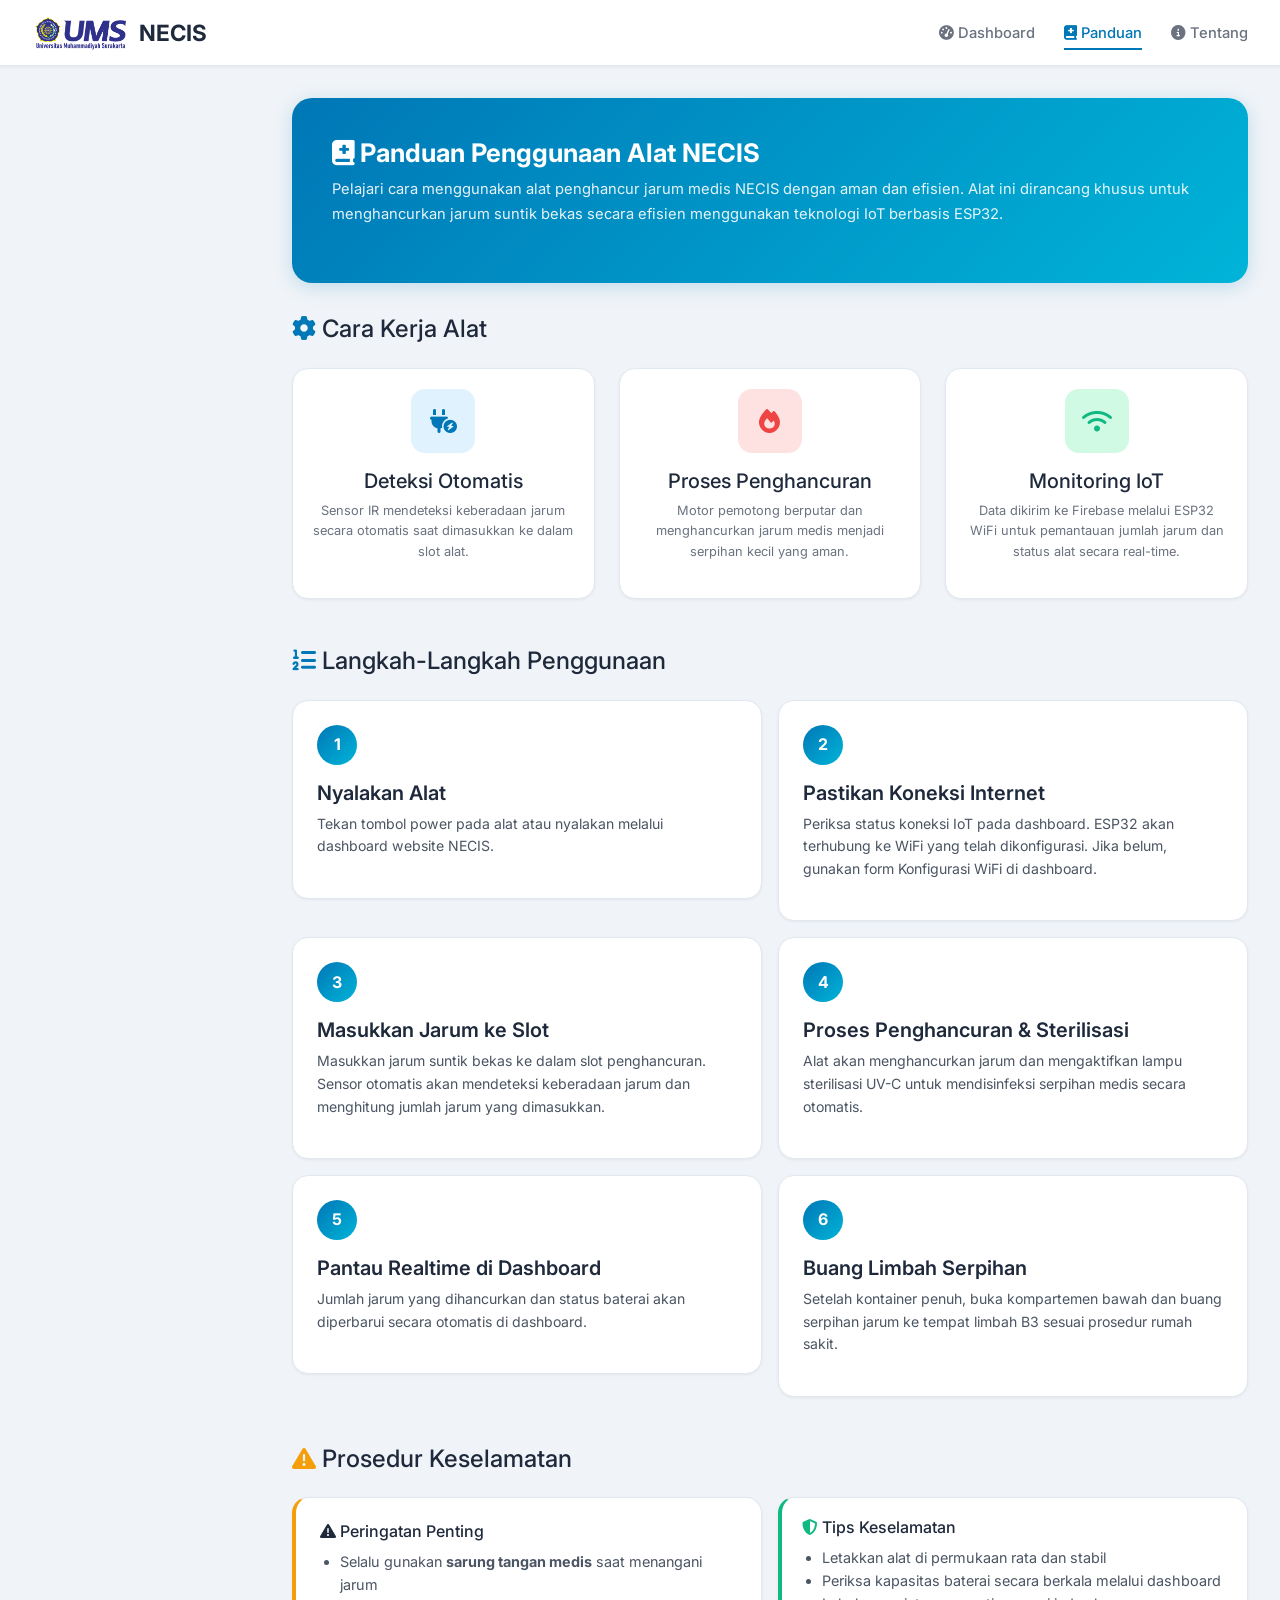
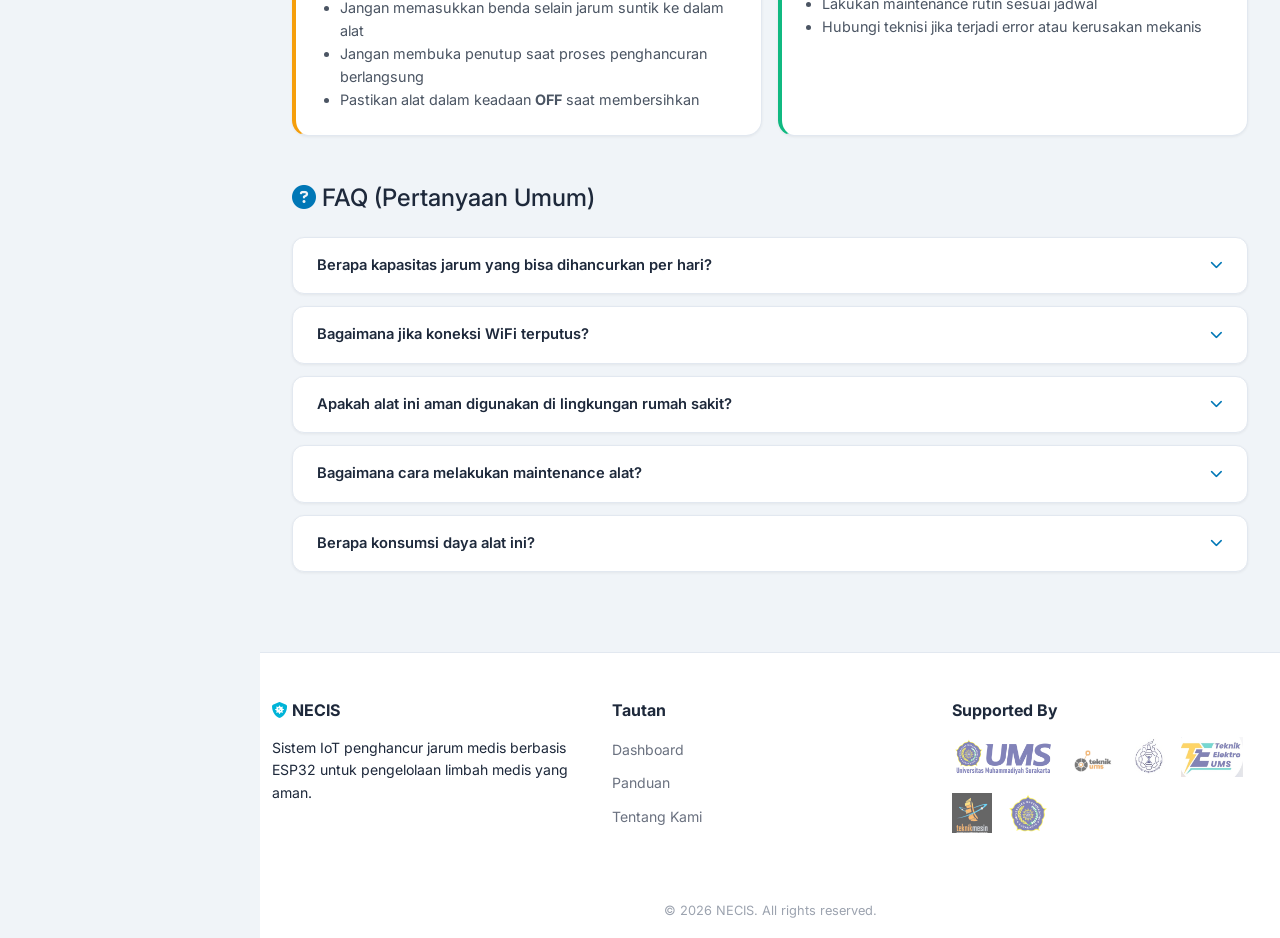
<file: panduan.html>
<!DOCTYPE html>
<html lang="id">

<head>
    <meta charset="UTF-8">
    <meta name="viewport" content="width=device-width, initial-scale=1.0">
    <meta name="description" content="NECIS — Panduan penggunaan alat penghancur jarum medis.">
    <title>Panduan Penggunaan — NECIS</title>
    <link href="https://cdn.jsdelivr.net/npm/bootstrap@5.3.3/dist/css/bootstrap.min.css" rel="stylesheet">
    <link href="https://cdnjs.cloudflare.com/ajax/libs/font-awesome/6.5.1/css/all.min.css" rel="stylesheet">
    <link href="css/style.css" rel="stylesheet">
</head>

<body>

    <!-- NAVBAR -->
    <nav class="sg-navbar">
        <a class="sg-brand" href="index.html">
            <img src="assets/logo-ums.webp" alt="Logo UMS" class="logo-ums">
            NECIS
        </a>
        <button class="sg-hamburger" id="mobileNavToggle"><i class="fa-solid fa-bars"></i></button>
        <ul class="sg-nav-links">
            <li><a href="index.html"><i class="fa-solid fa-gauge-high"></i> Dashboard</a></li>
            <li><a href="panduan.html" class="active"><i class="fa-solid fa-book-medical"></i> Panduan</a></li>
            <li><a href="tentang.html"><i class="fa-solid fa-circle-info"></i> Tentang</a></li>
        </ul>
    </nav>

    <main class="sg-main-full">

        <!-- Hero -->
        <div class="hero-section">
            <h2><i class="fa-solid fa-book-medical"></i> Panduan Penggunaan Alat NECIS</h2>
            <p>Pelajari cara menggunakan alat penghancur jarum medis NECIS dengan aman dan efisien. Alat ini
                dirancang khusus untuk menghancurkan jarum suntik bekas secara efisien menggunakan teknologi IoT
                berbasis ESP32.</p>
        </div>

        <!-- How It Works -->
        <section class="mb-5">
            <h4 class="mb-4"><i class="fa-solid fa-gear" style="color:var(--primary);"></i> Cara Kerja Alat</h4>
            <div class="row g-4">
                <div class="col-md-4">
                    <div class="sg-card text-center h-100 observe-animate">
                        <div class="stat-icon blue mx-auto mb-3" style="width:64px;height:64px;font-size:1.5rem;"><i
                                class="fa-solid fa-plug-circle-bolt"></i></div>
                        <h5>Deteksi Otomatis</h5>
                        <p class="stat-label">Sensor IR mendeteksi keberadaan jarum secara otomatis saat dimasukkan ke
                            dalam slot alat.</p>
                    </div>
                </div>
                <div class="col-md-4">
                    <div class="sg-card text-center h-100 observe-animate">
                        <div class="stat-icon red mx-auto mb-3" style="width:64px;height:64px;font-size:1.5rem;"><i
                                class="fa-solid fa-fire"></i></div>
                        <h5>Proses Penghancuran</h5>
                        <p class="stat-label">Motor pemotong berputar dan menghancurkan jarum medis menjadi serpihan
                            kecil yang aman.</p>
                    </div>
                </div>
                <div class="col-md-4">
                    <div class="sg-card text-center h-100 observe-animate">
                        <div class="stat-icon green mx-auto mb-3" style="width:64px;height:64px;font-size:1.5rem;"><i
                                class="fa-solid fa-wifi"></i></div>
                        <h5>Monitoring IoT</h5>
                        <p class="stat-label">Data dikirim ke Firebase melalui ESP32 WiFi untuk pemantauan jumlah jarum
                            dan status alat secara real-time.</p>
                    </div>
                </div>
            </div>
        </section>

        <!-- Step by Step -->
        <section class="mb-5">
            <h4 class="mb-4"><i class="fa-solid fa-list-ol" style="color:var(--primary);"></i> Langkah-Langkah
                Penggunaan</h4>
            <div class="row g-3">
                <div class="col-lg-6">
                    <div class="step-card observe-animate">
                        <div class="step-number">1</div>
                        <h5>Nyalakan Alat</h5>
                        <p>Tekan tombol power pada alat atau nyalakan melalui dashboard website NECIS.</p>
                    </div>
                </div>
                <div class="col-lg-6">
                    <div class="step-card observe-animate">
                        <div class="step-number">2</div>
                        <h5>Pastikan Koneksi Internet</h5>
                        <p>Periksa status koneksi IoT pada dashboard. ESP32 akan terhubung ke WiFi yang telah
                            dikonfigurasi.
                            Jika belum, gunakan form Konfigurasi WiFi di dashboard.</p>
                    </div>
                </div>
                <div class="col-lg-6">
                    <div class="step-card observe-animate">
                        <div class="step-number">3</div>
                        <h5>Masukkan Jarum ke Slot</h5>
                        <p>Masukkan jarum suntik bekas ke dalam slot penghancuran. Sensor otomatis akan mendeteksi
                            keberadaan jarum dan menghitung jumlah jarum yang dimasukkan.</p>
                    </div>
                </div>
                <div class="col-lg-6">
                    <div class="step-card observe-animate">
                        <div class="step-number">4</div>
                        <h5>Proses Penghancuran & Sterilisasi</h5>
                        <p>Alat akan menghancurkan jarum dan mengaktifkan lampu sterilisasi UV-C untuk mendisinfeksi serpihan medis secara otomatis.</p>
                    </div>
                </div>
                <div class="col-lg-6">
                    <div class="step-card observe-animate">
                        <div class="step-number">5</div>
                        <h5>Pantau Realtime di Dashboard</h5>
                        <p>Jumlah jarum yang dihancurkan dan status baterai akan diperbarui secara otomatis di
                            dashboard.</p>
                    </div>
                </div>
                <div class="col-lg-6">
                    <div class="step-card observe-animate">
                        <div class="step-number">6</div>
                        <h5>Buang Limbah Serpihan</h5>
                        <p>Setelah kontainer penuh, buka kompartemen bawah dan buang serpihan jarum ke tempat limbah B3
                            sesuai prosedur rumah sakit.</p>
                    </div>
                </div>
            </div>
        </section>

        <!-- Safety -->
        <section class="mb-5">
            <h4 class="mb-4"><i class="fa-solid fa-triangle-exclamation" style="color:var(--warning);"></i> Prosedur
                Keselamatan</h4>
            <div class="row g-3">
                <div class="col-md-6">
                    <div class="safety-card h-100 observe-animate">
                        <h5 style="font-size:1rem;"><i class="fa-solid fa-exclamation-triangle"></i> Peringatan Penting
                        </h5>
                        <ul style="color:var(--gray-600);font-size:.9rem;margin:0;padding-left:20px;">
                            <li>Selalu gunakan <strong>sarung tangan medis</strong> saat menangani jarum</li>
                            <li>Jangan memasukkan benda selain jarum suntik ke dalam alat</li>
                            <li>Jangan membuka penutup saat proses penghancuran berlangsung</li>
                            <li>Pastikan alat dalam keadaan <strong>OFF</strong> saat membersihkan</li>
                        </ul>
                    </div>
                </div>
                <div class="col-md-6">
                    <div class="sg-card h-100 observe-animate" style="border-left:4px solid var(--success);">
                        <h5 style="font-size:1rem;"><i class="fa-solid fa-shield-halved"
                                style="color:var(--success);"></i> Tips Keselamatan</h5>
                        <ul style="color:var(--gray-600);font-size:.9rem;margin:0;padding-left:20px;">
                            <li>Letakkan alat di permukaan rata dan stabil</li>
                            <li>Periksa kapasitas baterai secara berkala melalui dashboard</li>
                            <li>Lakukan maintenance rutin sesuai jadwal</li>
                            <li>Hubungi teknisi jika terjadi error atau kerusakan mekanis</li>
                        </ul>
                    </div>
                </div>
            </div>
        </section>

        <!-- FAQ -->
        <section class="mb-5">
            <h4 class="mb-4"><i class="fa-solid fa-circle-question" style="color:var(--primary);"></i> FAQ (Pertanyaan
                Umum)</h4>
            <div id="faqContainer">
                <div class="faq-item observe-animate">
                    <button class="faq-question" onclick="toggleFaq(this)">
                        Berapa kapasitas jarum yang bisa dihancurkan per hari?
                        <i class="fa-solid fa-chevron-down"></i>
                    </button>
                    <div class="faq-answer">
                        Lorem ipsum dolor sit amet, consectetur adipiscing elit. Sed do eiusmod tempor incididunt ut labore et dolore magna aliqua. Ut enim ad minim veniam, quis nostrud exercitation ullamco laboris nisi ut aliquip ex ea commodo consequat.
                    </div>
                </div>
                <div class="faq-item observe-animate">
                    <button class="faq-question" onclick="toggleFaq(this)">
                        Bagaimana jika koneksi WiFi terputus?
                        <i class="fa-solid fa-chevron-down"></i>
                    </button>
                    <div class="faq-answer">
                        Lorem ipsum dolor sit amet, consectetur adipiscing elit. Duis aute irure dolor in reprehenderit in voluptate velit esse cillum dolore eu fugiat nulla pariatur. Excepteur sint occaecat cupidatat non proident.
                    </div>
                </div>
                <div class="faq-item observe-animate">
                    <button class="faq-question" onclick="toggleFaq(this)">
                        Apakah alat ini aman digunakan di lingkungan rumah sakit?
                        <i class="fa-solid fa-chevron-down"></i>
                    </button>
                    <div class="faq-answer">
                        Lorem ipsum dolor sit amet, consectetur adipiscing elit. Excepteur sint occaecat cupidatat non proident, sunt in culpa qui officia deserunt mollit anim id est laborum. Sed ut perspiciatis unde omnis iste natus error.
                    </div>
                </div>
                <div class="faq-item observe-animate">
                    <button class="faq-question" onclick="toggleFaq(this)">
                        Bagaimana cara melakukan maintenance alat?
                        <i class="fa-solid fa-chevron-down"></i>
                    </button>
                    <div class="faq-answer">
                        Lorem ipsum dolor sit amet, consectetur adipiscing elit. Ut enim ad minim veniam, quis nostrud exercitation ullamco laboris nisi ut aliquip ex ea commodo consequat. Duis aute irure dolor in reprehenderit.
                    </div>
                </div>
                <div class="faq-item observe-animate">
                    <button class="faq-question" onclick="toggleFaq(this)">
                        Berapa konsumsi daya alat ini?
                        <i class="fa-solid fa-chevron-down"></i>
                    </button>
                    <div class="faq-answer">
                        Lorem ipsum dolor sit amet, consectetur adipiscing elit. Integer nec odio. Praesent libero. Sed cursus ante dapibus diam. Sed nisi. Nulla quis sem at nibh elementum imperdiet. Duis sagittis ipsum.
                    </div>
                </div>
            </div>
        </section>

    </main>

    <!-- Footer -->
    <footer class="sg-footer">
        <div class="container">
            <div class="row">
                <div class="col-lg-4 mb-4">
                    <h5><i class="fa-solid fa-shield-virus" style="color:var(--accent);"></i> NECIS</h5>
                    <p style="font-size:.88rem;">Sistem IoT penghancur jarum medis berbasis ESP32 untuk
                        pengelolaan limbah medis yang aman.</p>
                </div>
                <div class="col-lg-4 mb-4">
                    <h5>Tautan</h5>
                    <ul class="footer-links">
                        <li><a href="index.html">Dashboard</a></li>
                        <li><a href="panduan.html">Panduan</a></li>
                        <li><a href="tentang.html">Tentang Kami</a></li>
                    </ul>
                </div>
                <div class="col-lg-4 mb-4">
                    <h5>Supported By</h5>
                    <div class="sponsor-logos">
                        <img src="assets/logo-ums.webp" alt="UMS" class="sponsor-logo">
                        <img src="assets/logo-ft.jpeg" alt="FT" class="sponsor-logo">
                        <img src="assets/logo-ti.jpeg" alt="TI" class="sponsor-logo">
                        <img src="assets/logo-te.jpeg" alt="TE" class="sponsor-logo">
                        <img src="assets/logo-tm.jpeg" alt="TM" class="sponsor-logo">
                        <img src="assets/logo-ums.png" alt="HB" class="sponsor-logo">
                    </div>
                </div>
            </div>
        </div>
        <div class="footer-bottom">&copy; 2026 NECIS. All rights reserved.</div>
    </footer>

    <!-- Scripts -->
    <script src="https://cdn.jsdelivr.net/npm/bootstrap@5.3.3/dist/js/bootstrap.bundle.min.js"></script>
    <script src="js/app.js"></script>
    <script>
        function toggleFaq(btn) {
            const answer = btn.nextElementSibling;
            answer.style.display = answer.style.display === 'block' ? 'none' : 'block';
            const icon = btn.querySelector('i');
            if (icon) icon.classList.toggle('fa-chevron-down');
            if (icon) icon.classList.toggle('fa-chevron-up');
        }
        // Inisialisasi tampilan FAQ
        document.querySelectorAll('.faq-answer').forEach(ans => ans.style.display = 'none');
    </script>

    <!-- Live Auto-Reload Script -->
    <script>
        (function() {
            let lastModified = null;
            setInterval(() => {
                fetch(window.location.href, { method: 'HEAD', cache: 'no-store' })
                    .then(res => {
                        const modified = res.headers.get('Last-Modified') || res.headers.get('ETag');
                        if (lastModified && modified && lastModified !== modified) {
                            window.location.reload();
                        }
                        lastModified = modified;
                    })
                    .catch(() => {});
            }, 1000);
        })();
    </script>
</body>

</html>
</file>
<file: css/style.css>
@import url('https://fonts.googleapis.com/css2?family=Inter:wght@400;500;600;700&display=swap');

:root {
    --primary: #0077b6;
    --primary-light: #e0f2fe;
    --primary-dark: #005a8c;
    --accent: #00b4d8;
    --accent-light: #caf0f8;
    --green: #10b981;
    --green-light: #d1fae5;
    --dark: #1e293b;
    --gray-900: #111827;
    --gray-700: #374151;
    --gray-600: #4b5563;
    --gray-500: #6b7280;
    --gray-400: #9ca3af;
    --gray-300: #d1d5db;
    --gray-200: #e5e7eb;
    --gray-100: #f3f4f6;
    --gray-50: #f9fafb;
    --white: #ffffff;
    --success: #10b981;
    --warning: #f59e0b;
    --danger: #ef4444;
    --info: #3b82f6;
    --bg-body: #f0f4f8;
    --bg-card: #ffffff;
    --bg-sidebar: #ffffff;
    --bg-navbar: #ffffff;
    --border-color: #e2e8f0;
    --text-primary: #1e293b;
    --text-secondary: #64748b;
    --shadow-sm: 0 1px 3px rgba(0, 0, 0, 0.06);
    --shadow-md: 0 4px 12px rgba(0, 0, 0, 0.08);
    --shadow-lg: 0 8px 24px rgba(0, 0, 0, 0.1);
}

* {
    margin: 0;
    padding: 0;
    box-sizing: border-box;
}

body {
    font-family: 'Inter', system-ui, -apple-system, BlinkMacSystemFont, 'Segoe UI', Roboto, sans-serif;
    background: var(--bg-body);
    color: var(--text-primary);
    line-height: 1.6;
}

/* ========== Navbar ========== */
.sg-navbar {
    background: var(--bg-navbar);
    padding: 0.85rem 2rem;
    display: flex;
    justify-content: space-between;
    align-items: center;
    border-bottom: 1px solid var(--border-color);
    position: sticky;
    top: 0;
    z-index: 1030;
    box-shadow: var(--shadow-sm);
}

.sg-brand {
    font-size: 1.4rem;
    font-weight: 700;
    color: var(--dark);
    text-decoration: none;
    display: flex;
    align-items: center;
    gap: 10px;
}

.logo-ums {
    height: 38px;
    width: auto;
}

.brand-accent {
    color: var(--primary);
}

.sg-nav-links {
    display: flex;
    list-style: none;
    gap: 1.8rem;
    margin: 0;
    padding: 0;
}

.sg-nav-links a {
    color: var(--gray-500);
    text-decoration: none;
    font-weight: 500;
    font-size: 0.92rem;
    transition: color 0.3s;
    padding: 6px 0;
}

.sg-nav-links a:hover {
    color: var(--primary);
}

.sg-nav-links a.active {
    color: var(--primary);
    border-bottom: 2px solid var(--primary);
}

.sg-hamburger {
    display: none;
    background: none;
    border: none;
    color: var(--dark);
    font-size: 1.5rem;
    cursor: pointer;
}

/* ========== Sidebar ========== */
.sg-sidebar {
    position: fixed;
    left: 0;
    top: 62px;
    width: 260px;
    height: calc(100vh - 62px);
    background: var(--bg-sidebar);
    border-right: 1px solid var(--border-color);
    padding: 1.5rem 0;
    overflow-y: auto;
    transition: transform 0.3s ease;
    z-index: 1031;
}

.sidebar-header {
    padding: 0.5rem 1.5rem;
    font-size: 0.7rem;
    text-transform: uppercase;
    letter-spacing: 1.5px;
    color: var(--gray-400);
    font-weight: 600;
}

.sidebar-menu {
    list-style: none;
    padding: 0;
    margin: 0;
}

.sidebar-menu li a {
    display: flex;
    align-items: center;
    gap: 12px;
    padding: 0.7rem 1.5rem;
    color: var(--gray-600);
    text-decoration: none;
    font-size: 0.88rem;
    font-weight: 500;
    transition: all 0.2s;
    border-left: 3px solid transparent;
}

.sidebar-menu li a:hover {
    background: var(--primary-light);
    color: var(--primary);
    border-left-color: var(--primary);
}

.sidebar-menu li a.active {
    background: var(--primary-light);
    color: var(--primary);
    border-left-color: var(--primary);
    font-weight: 600;
}

.sidebar-divider {
    height: 1px;
    background: var(--border-color);
    margin: 1rem 0;
}

/* ========== Main Content ========== */
.sg-main {
    margin-left: 260px;
    padding: 2rem;
}

.sg-main-full {
    margin-left: 260px;
    padding: 2rem;
}

.page-header {
    margin-bottom: 2rem;
}

.page-header h1 {
    font-size: 1.6rem;
    font-weight: 700;
    color: var(--dark);
}

.page-header p {
    color: var(--gray-500);
    font-size: 0.9rem;
    margin-top: 4px;
}

/* ========== Hero Section ========== */
.hero-section {
    background: linear-gradient(135deg, var(--primary) 0%, var(--accent) 100%);
    color: var(--white);
    border-radius: 20px;
    padding: 2.5rem;
    margin-bottom: 2rem;
    box-shadow: 0 4px 20px rgba(0, 119, 182, 0.2);
}

.hero-section h2 {
    font-size: 1.6rem;
    font-weight: 700;
    margin-bottom: 0.5rem;
}

.hero-section p {
    font-size: 0.92rem;
    opacity: 0.9;
    line-height: 1.7;
}

/* ========== Cards ========== */
.sg-card {
    background: var(--bg-card);
    border-radius: 16px;
    padding: 1.25rem;
    border: 1px solid var(--border-color);
    box-shadow: var(--shadow-sm);
    transition: box-shadow 0.2s, transform 0.2s;
}

.sg-card:hover {
    box-shadow: var(--shadow-md);
    transform: translateY(-2px);
}

.sg-card-header {
    font-size: 0.78rem;
    text-transform: uppercase;
    letter-spacing: 1px;
    color: var(--gray-400);
    margin-bottom: 1rem;
    font-weight: 600;
}

.stat-icon {
    width: 48px;
    height: 48px;
    border-radius: 14px;
    display: flex;
    align-items: center;
    justify-content: center;
    font-size: 1.3rem;
}

.stat-icon.blue {
    background: var(--primary-light);
    color: var(--primary);
}

.stat-icon.cyan {
    background: var(--accent-light);
    color: var(--accent);
}

.stat-icon.green {
    background: var(--green-light);
    color: var(--green);
}

.stat-icon.red {
    background: #fee2e2;
    color: var(--danger);
}

.stat-value {
    font-size: 1.8rem;
    font-weight: 700;
    line-height: 1.2;
    color: var(--dark);
}

.stat-label {
    font-size: 0.8rem;
    color: var(--gray-500);
}

/* ========== Progress Bar ========== */
.sg-progress {
    background: var(--gray-200);
    border-radius: 10px;
    height: 8px;
    overflow: hidden;
}

.sg-progress-bar {
    height: 100%;
    background: linear-gradient(90deg, var(--primary), var(--accent));
    border-radius: 10px;
    width: 0%;
    transition: width 0.5s ease;
}

/* ========== Badge Status ========== */
.badge-status {
    display: inline-flex;
    align-items: center;
    gap: 6px;
    padding: 4px 14px;
    border-radius: 20px;
    font-size: 0.75rem;
    font-weight: 600;
}

.badge-status.online {
    background: var(--green-light);
    color: var(--green);
}

.badge-status.offline {
    background: #fee2e2;
    color: var(--danger);
}

.dot {
    width: 8px;
    height: 8px;
    border-radius: 50%;
    background: currentColor;
    display: inline-block;
}

/* ========== Control Panel ========== */
.control-panel {
    background: var(--bg-card);
    border-radius: 16px;
    padding: 1.25rem;
    border: 1px solid var(--border-color);
    box-shadow: var(--shadow-sm);
}

/* ========== Toggle Switch ========== */
.sg-toggle {
    position: relative;
    display: inline-block;
    width: 52px;
    height: 28px;
}

.sg-toggle input {
    opacity: 0;
    width: 0;
    height: 0;
}

.slider {
    position: absolute;
    cursor: pointer;
    top: 0;
    left: 0;
    right: 0;
    bottom: 0;
    background-color: var(--gray-300);
    transition: 0.3s;
    border-radius: 34px;
}

.slider:before {
    position: absolute;
    content: "";
    height: 22px;
    width: 22px;
    left: 3px;
    bottom: 3px;
    background-color: white;
    transition: 0.3s;
    border-radius: 50%;
    box-shadow: 0 2px 4px rgba(0, 0, 0, 0.15);
}

input:checked + .slider {
    background-color: var(--primary);
}

input:checked + .slider:before {
    transform: translateX(24px);
}

.voltage-display {
    font-size: 1.5rem;
    font-weight: 700;
    color: var(--primary);
}

/* ========== Buttons ========== */
.btn-sg {
    padding: 8px 20px;
    border-radius: 10px;
    font-weight: 600;
    border: none;
    transition: all 0.3s;
    font-size: 0.88rem;
    cursor: pointer;
}

.btn-sg-primary {
    background: var(--primary);
    color: var(--white);
}

.btn-sg-primary:hover {
    background: var(--primary-dark);
    box-shadow: 0 4px 12px rgba(0, 119, 182, 0.3);
}

.btn-sg-outline {
    background: transparent;
    border: 1px solid var(--gray-300);
    color: var(--gray-600);
}

.btn-sg-outline:hover {
    background: var(--gray-100);
    border-color: var(--primary);
    color: var(--primary);
}

/* ========== Form Controls ========== */
.form-control {
    background: var(--gray-50);
    border: 1px solid var(--border-color);
    color: var(--text-primary);
    border-radius: 10px;
    padding: 10px 14px;
    font-size: 0.9rem;
}

.form-control:focus {
    background: var(--white);
    color: var(--text-primary);
    border-color: var(--primary);
    box-shadow: 0 0 0 3px rgba(0, 119, 182, 0.15);
}

.form-control::placeholder {
    color: var(--gray-400);
}

.form-label {
    font-size: 0.85rem;
    font-weight: 600;
    color: var(--gray-600);
}

/* ========== Tables ========== */
.table {
    color: var(--text-primary);
}

.table thead th {
    border-bottom-color: var(--border-color);
    color: var(--gray-500);
    font-weight: 600;
}

.table tbody td {
    border-bottom-color: var(--gray-100);
}

.table-hover tbody tr:hover {
    background: var(--gray-50);
}

/* ========== Footer ========== */
.sg-footer {
    background: var(--white);
    padding: 3rem 0 1rem;
    border-top: 1px solid var(--border-color);
    margin-left: 260px;
}

.sg-footer h5 {
    color: var(--dark);
    font-weight: 700;
    font-size: 1rem;
    margin-bottom: 1rem;
}

.footer-links {
    list-style: none;
    padding: 0;
}

.footer-links li {
    margin-bottom: 0.5rem;
}

.footer-links a {
    color: var(--gray-500);
    text-decoration: none;
    font-size: 0.88rem;
}

.footer-links a:hover {
    color: var(--primary);
}

.sponsor-logos {
    display: flex;
    flex-wrap: wrap;
    gap: 1rem;
    align-items: center;
}

.sponsor-logo {
    height: 40px;
    width: auto;
    opacity: 0.6;
    transition: opacity 0.3s;
}

.sponsor-logo:hover {
    opacity: 1;
}

.footer-bottom {
    text-align: center;
    padding-top: 2rem;
    font-size: 0.8rem;
    color: var(--gray-400);
}

/* ========== Responsive ========== */
@media (max-width: 768px) {
    .sg-hamburger {
        display: block;
    }
    .sg-nav-links {
        display: none;
        flex-direction: column;
        position: absolute;
        top: 62px;
        left: 0;
        right: 0;
        background: var(--white);
        padding: 1rem;
        gap: 0.5rem;
        border-bottom: 1px solid var(--border-color);
        box-shadow: var(--shadow-md);
    }
    .sg-sidebar {
        transform: translateX(-100%);
    }
    .sg-sidebar.open {
        transform: translateX(0);
        box-shadow: var(--shadow-lg);
    }
    .sg-main, .sg-main-full, .sg-footer {
        margin-left: 0;
    }
    .page-header h1 {
        font-size: 1.3rem;
    }
}

/* ========== Animations ========== */
.animate-in {
    animation: fadeInUp 0.5s ease forwards;
    opacity: 0;
}

@keyframes fadeInUp {
    from {
        opacity: 0;
        transform: translateY(16px);
    }
    to {
        opacity: 1;
        transform: translateY(0);
    }
}

/* ========== Step Card (Panduan) ========== */
.step-card {
    background: var(--bg-card);
    border-radius: 16px;
    padding: 1.5rem;
    position: relative;
    border: 1px solid var(--border-color);
    box-shadow: var(--shadow-sm);
    transition: box-shadow 0.2s;
}

.step-card:hover {
    box-shadow: var(--shadow-md);
}

.step-number {
    width: 40px;
    height: 40px;
    background: linear-gradient(135deg, var(--primary), var(--accent));
    border-radius: 50%;
    display: flex;
    align-items: center;
    justify-content: center;
    font-weight: 700;
    margin-bottom: 1rem;
    color: var(--white);
    font-size: 1rem;
}

.step-card h5 {
    color: var(--dark);
    font-weight: 600;
    margin-bottom: 0.5rem;
}

.step-card p {
    color: var(--gray-600);
    font-size: 0.88rem;
}

/* ========== Safety Card ========== */
.safety-card {
    background: var(--bg-card);
    border-radius: 16px;
    padding: 1.5rem;
    border: 1px solid var(--border-color);
    border-left: 4px solid var(--warning);
    box-shadow: var(--shadow-sm);
}

.safety-card h5 {
    color: var(--dark);
}

/* ========== Vision/Mission Card (Tentang) ========== */
.vm-card {
    background: var(--bg-card);
    border-radius: 16px;
    padding: 2rem;
    text-align: center;
    border: 1px solid var(--border-color);
    box-shadow: var(--shadow-sm);
}

.vm-card h4 {
    color: var(--dark);
    font-weight: 700;
}

.vm-icon {
    width: 64px;
    height: 64px;
    border-radius: 50%;
    display: flex;
    align-items: center;
    justify-content: center;
    margin: 0 auto 1rem;
    font-size: 1.8rem;
}

/* ========== FAQ (Panduan) ========== */
.faq-item {
    background: var(--bg-card);
    border-radius: 12px;
    margin-bottom: 0.75rem;
    overflow: hidden;
    border: 1px solid var(--border-color);
    box-shadow: var(--shadow-sm);
}

.faq-question {
    width: 100%;
    text-align: left;
    background: none;
    border: none;
    padding: 1rem 1.5rem;
    font-weight: 600;
    font-size: 0.92rem;
    color: var(--dark);
    display: flex;
    justify-content: space-between;
    align-items: center;
    cursor: pointer;
    transition: background 0.2s;
}

.faq-question:hover {
    background: var(--gray-50);
}

.faq-question i {
    color: var(--primary);
    font-size: 0.8rem;
}

.faq-answer {
    padding: 0 1.5rem 1rem 1.5rem;
    color: var(--gray-600);
    font-size: 0.9rem;
    border-top: 1px solid var(--gray-100);
    line-height: 1.7;
}

/* ========== Contact Form (Tentang) ========== */
.contact-form .form-control {
    background: var(--gray-50);
    border: 1px solid var(--border-color);
}

.contact-form .form-control:focus {
    background: var(--white);
    border-color: var(--primary);
}

/* ========== Utility Overrides ========== */
.text-warning { color: var(--warning) !important; }
.text-success { color: var(--success) !important; }
.text-danger { color: var(--danger) !important; }
.text-info { color: var(--info) !important; }

/* ESP32 Status items in control panel */
.control-panel .d-flex span[style*="color:var(--gray-400)"] {
    color: var(--gray-500) !important;
}

.control-panel .d-flex span[style*="color:var(--white)"] {
    color: var(--dark) !important;
}

.control-panel .d-flex span[style*="color:var(--accent)"] {
    color: var(--primary) !important;
}

.control-panel .d-flex span[style*="color:var(--success)"] {
    color: var(--green) !important;
}

/* Input group button override */
.input-group .btn {
    background: var(--gray-100) !important;
    border: 1px solid var(--border-color) !important;
    color: var(--gray-500) !important;
}

.input-group .btn:hover {
    background: var(--gray-200) !important;
    color: var(--primary) !important;
}

/* WiFi status override */
#wifiStatus span {
    font-size: 0.88rem;
}

/* Scrollbar */
::-webkit-scrollbar {
    width: 6px;
}

::-webkit-scrollbar-track {
    background: var(--gray-100);
}

::-webkit-scrollbar-thumb {
    background: var(--gray-300);
    border-radius: 10px;
}

::-webkit-scrollbar-thumb:hover {
    background: var(--gray-400);
}
</file>
